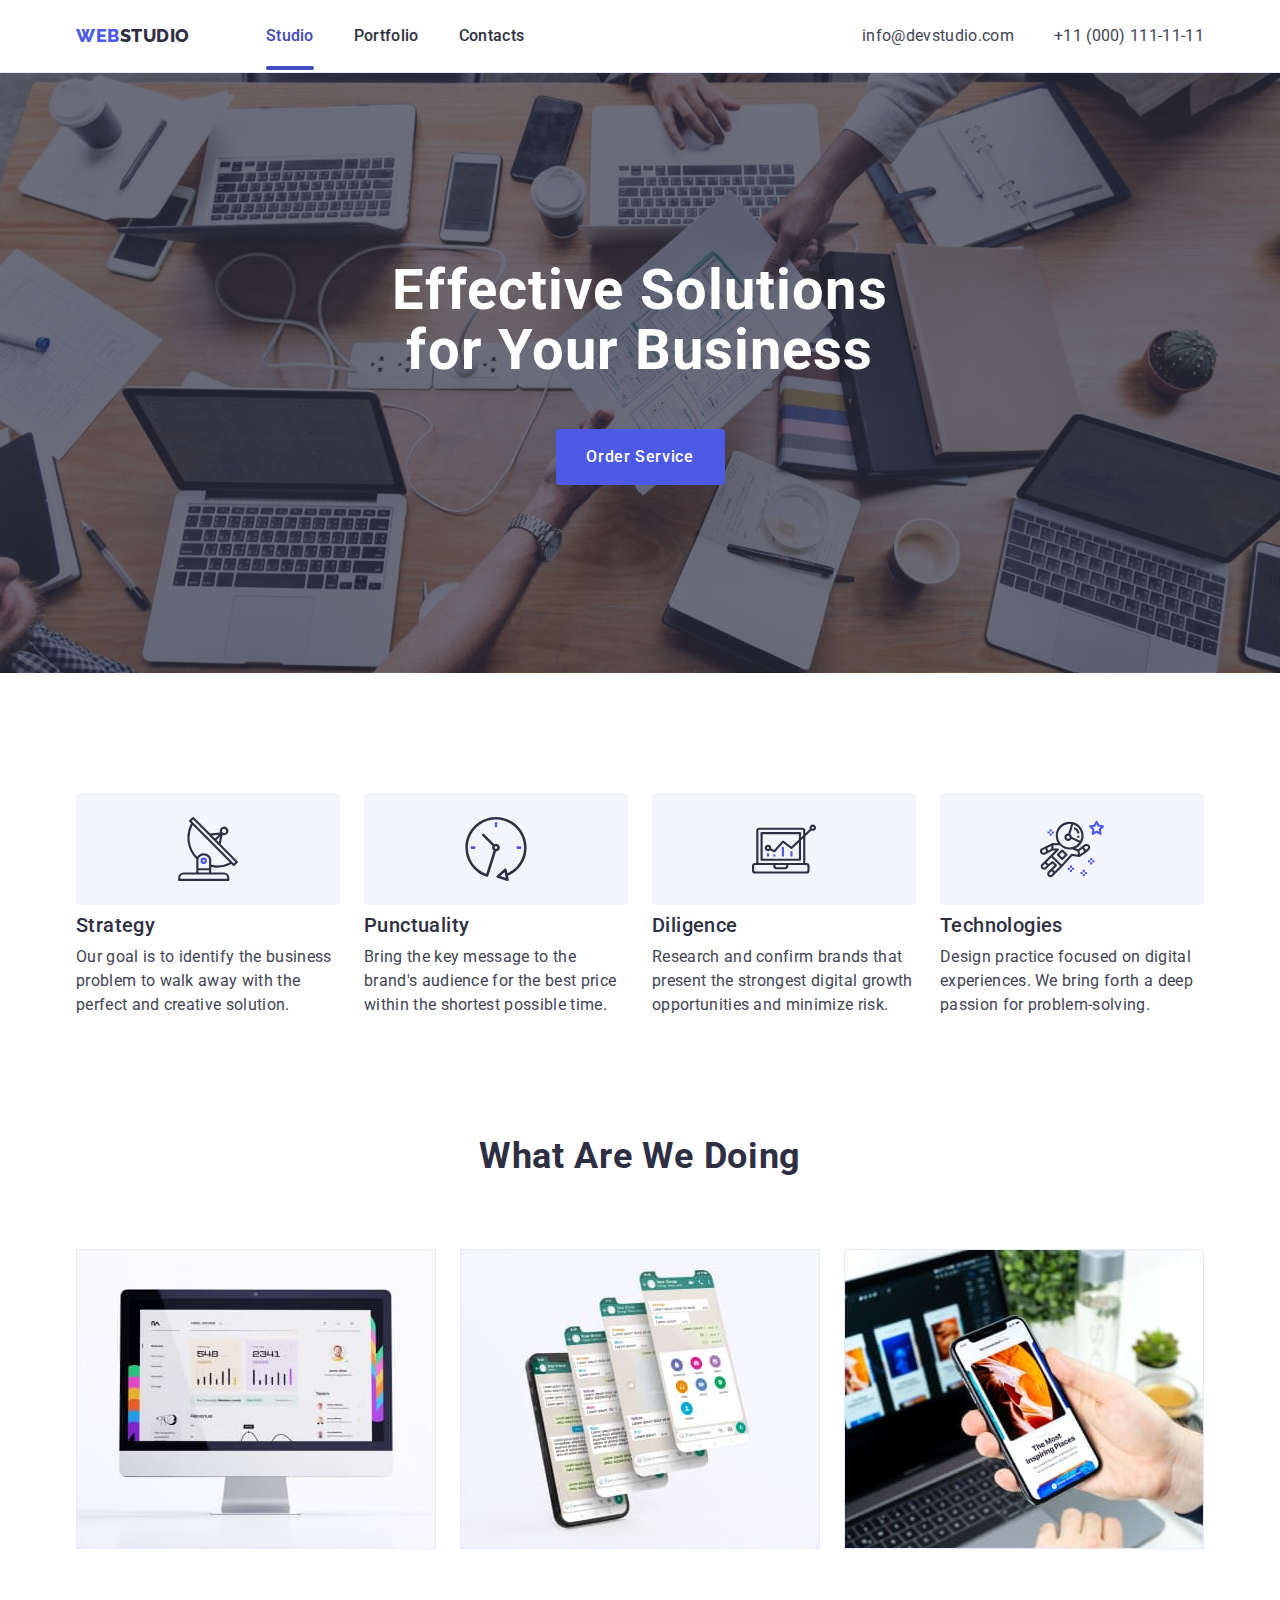
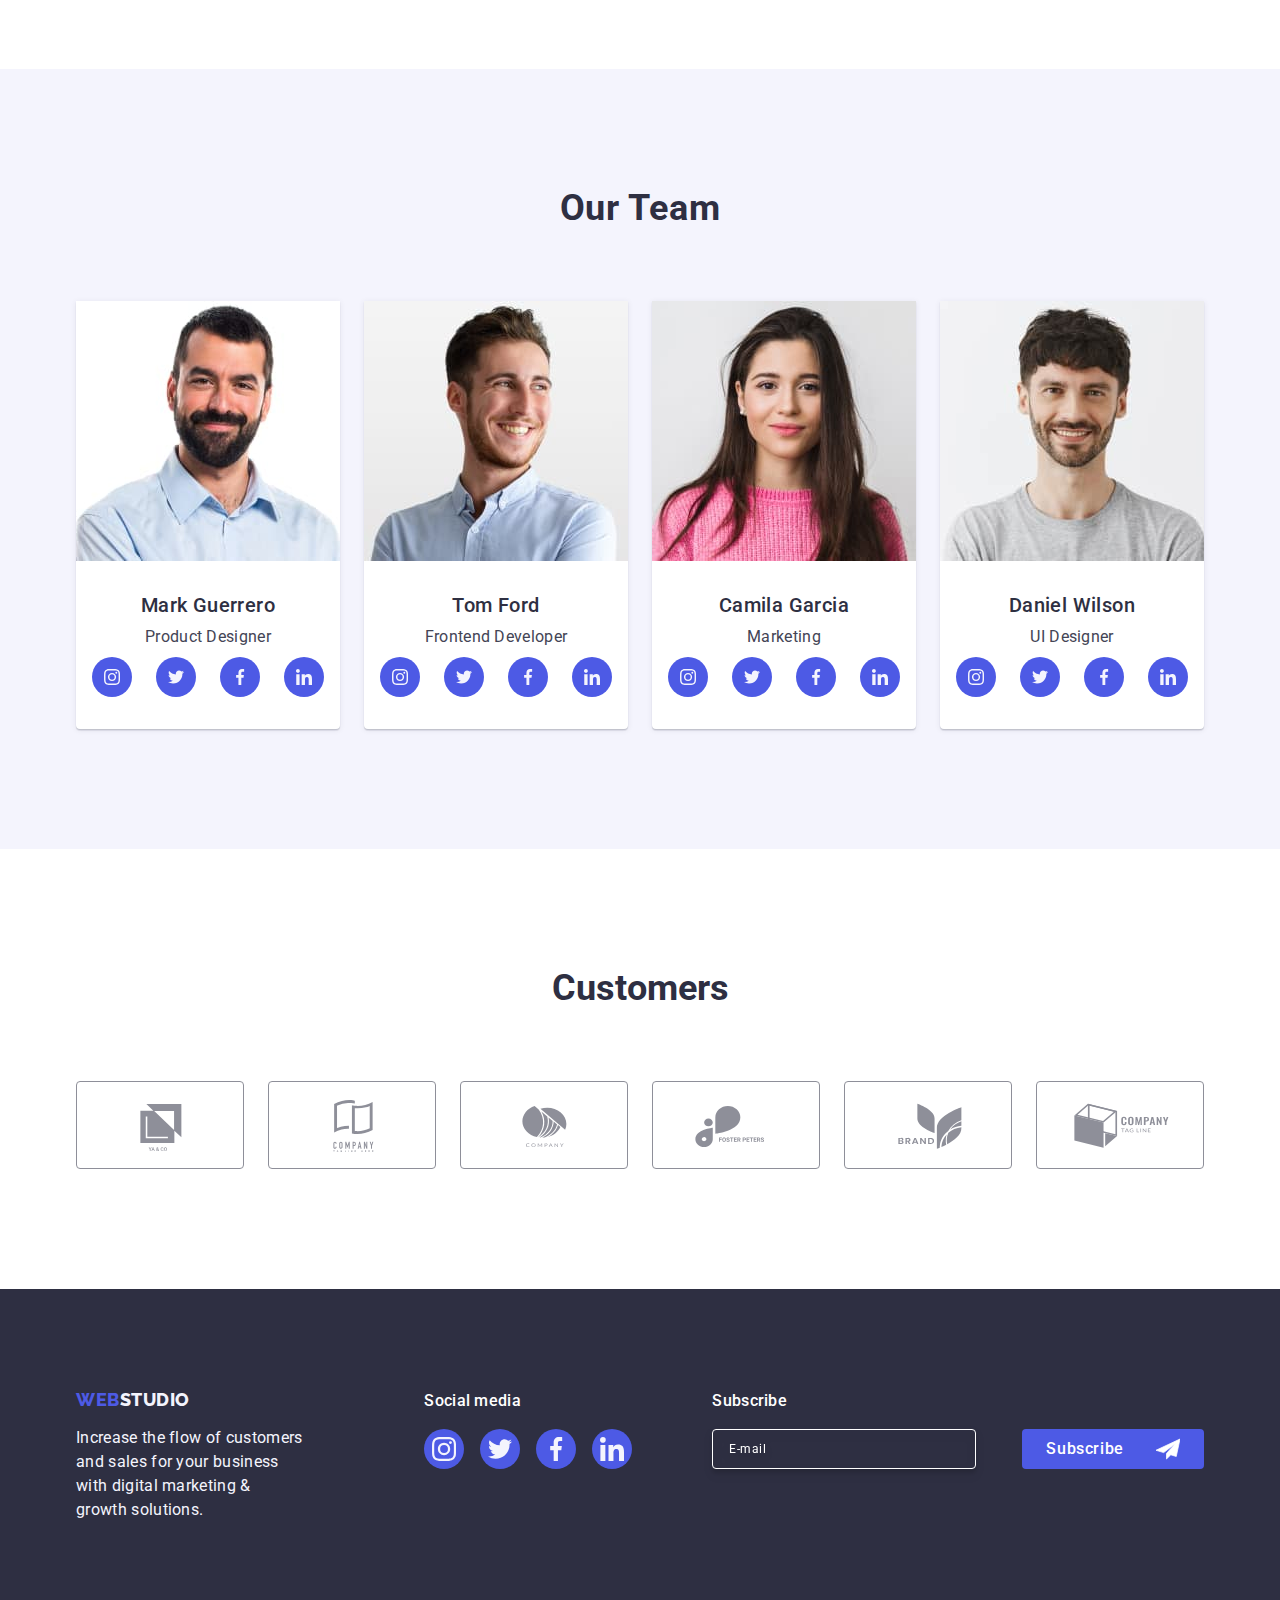
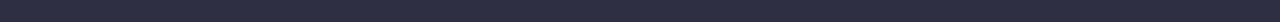
<file: index.html>
<!DOCTYPE html>
<html lang="en">
  <head>
    <meta charset="UTF-8" />
    <meta name="viewport" content="width=device-width, initial-scale=1.0" />
    <title>Effective Solutions for Your Business</title>

    <!-- Fonts -->
    <link rel="preconnect" href="https://fonts.googleapis.com" />
    <link rel="preconnect" href="https://fonts.gstatic.com" crossorigin />
    <link
      href="https://fonts.googleapis.com/css2?family=Raleway:wght@800&family=Roboto:wght@400;500;700;900&display=swap"
      rel="stylesheet"
    />

    <!-- Normalize -->
    <link
      rel="stylesheet"
      href="https://cdn.jsdelivr.net/npm/modern-normalize@2.0.0/modern-normalize.min.css"
    />
    <link rel="stylesheet" href="./css/modern-normalize.min.css" />

    <!-- Custom styles -->
    <link rel="stylesheet" href="./css/styles.css" />
  </head>

  <body>
    <header class="header">
      <div class="header-div container">
        <nav class="nav">
          <a href="./index.html" class="logo link">Web<span class="hlogo-span">Studio</span></a>
          <ul class="list header-list">
            <li><a href="./index.html" class="link nlist-link active">Studio</a></li>
            <li><a href="./portfolio.html" class="nlist-link link">Portfolio</a></li>
            <li><a href="" class="nlist-link link">Contacts</a></li>
          </ul>
        </nav>
        <address class="address">
          <ul class="list addr-ul">
            <li class="addr-li">
              <a href="mailto:info@devstudio.com" class="addr-link link">info@devstudio.com</a>
            </li>
            <li class="addr-li">
              <a href="tel:+110001111111" class="addr-link link">+11 (000) 111-11-11</a>
            </li>
          </ul>
        </address>
      </div>
    </header>

    <main>
      <!-- section hero -->
      <section class="section-hero">
        <div class="container">
          <h1 class="hero-title">Effective Solutions for Your Business</h1>
          <button data-modal-open class="hero-btn" type="button">Order Service</button>
        </div>
      </section>

      <!-- second section -->
      <section class="second-section">
        <div class="container">
          <h2 class="visually-hidden">second section</h2>
          <ul class="list second-s-ul">
            <li class="feature-list-item">
              <div class="feature-ico">
                <svg width="64" height="64">
                  <use href="./images/icons.svg#icon-antenna"></use>
                </svg>
              </div>
              <h3 class="feature-h">Strategy</h3>
              <p class="feature-p">
                Our goal is to identify the business problem to walk away with the perfect and
                creative solution.
              </p>
            </li>
            <li class="feature-list-item">
              <div class="feature-ico">
                <svg width="64" height="64">
                  <use href="./images/icons.svg#icon-clock"></use>
                </svg>
              </div>
              <h3 class="feature-h">Punctuality</h3>
              <p class="feature-p">
                Bring the key message to the brand's audience for the best price within the shortest
                possible time.
              </p>
            </li>
            <li class="feature-list-item">
              <div class="feature-ico">
                <svg width="64" height="64">
                  <use href="./images/icons.svg#icon-diagram"></use>
                </svg>
              </div>
              <h3 class="feature-h">Diligence</h3>
              <p class="feature-p">
                Research and confirm brands that present the strongest digital growth opportunities
                and minimize risk.
              </p>
            </li>
            <li class="feature-list-item">
              <div class="feature-ico">
                <svg width="64" height="64">
                  <use href="./images/icons.svg#icon-astronaut"></use>
                </svg>
              </div>
              <h3 class="feature-h">Technologies</h3>
              <p class="feature-p">
                Design practice focused on digital experiences. We bring forth a deep passion for
                problem-solving.
              </p>
            </li>
          </ul>
        </div>
      </section>

      <!-- third section -->
      <section class="third-section">
        <div class="container">
          <h2 class="doing-h">What are we doing</h2>
          <ul class="list doing-ul">
            <li class="doing-item">
              <img src="./images/main/work/monitor.jpg" alt="monitor with diagrams" width="360" />
            </li>
            <li class="doing-item">
              <img
                src="./images/main/work/phone_trippled.jpg"
                alt="phone screenshots"
                width="360"
              />
            </li>
            <li class="doing-item">
              <img src="./images/main/work/phone_pc.jpg" alt="phone and laptop" width="360" />
            </li>
          </ul>
        </div>
      </section>

      <!-- fouth section -->
      <section class="team-section">
        <div class="container">
          <h2 class="team-h">Our Team</h2>
          <ul class="list team-list">
            <li class="team-item">
              <img src="./images/main/team/mark_guerrero.jpg" alt="Mark Guerrero" width="264" height="260"/>
              <div class="team-txt-blk">
                <h3 class="team-name">Mark Guerrero</h3>
                <p class="team-position">Product Designer</p>
                <ul class="net-ul">
                  <li class="net-li">
                    <a class="net-a" href="">
                      <svg class="net-ico" width="16" height="16">
                        <use href="./images/icons.svg#icon-instagram"></use>
                      </svg>
                    </a>
                  </li>

                  <li class="net-li">
                    <a class="net-a" href="">
                      <svg class="net-ico" width="16" height="16">
                        <use href="./images/icons.svg#icon-twitter"></use>
                      </svg>
                    </a>
                  </li>

                  <li class="net-li">
                    <a class="net-a" href="">
                      <svg class="net-ico" width="16" height="16">
                        <use href="./images/icons.svg#icon-facebook"></use>
                      </svg>
                    </a>
                  </li>

                  <li class="net-li">
                    <a class="net-a" href="">
                      <svg class="net-ico" width="16" height="16">
                        <use href="./images/icons.svg#icon-linkedin"></use>
                      </svg>
                    </a>
                  </li>
                </ul>
              </div>
            </li>
            <li class="team-item">
              <img src="./images/main/team/tom_ford.jpg" alt="Tom Ford" width="264" height="260" />
              <div class="team-txt-blk">
                <h3 class="team-name">Tom Ford</h3>
                <p class="team-position">Frontend Developer</p>
                <ul class="net-ul">
                  <li class="net-li">
                    <a class="net-a" href="">
                      <svg class="net-ico" width="16" height="16">
                        <use href="./images/icons.svg#icon-instagram"></use>
                      </svg>
                    </a>
                  </li>

                  <li class="net-li">
                    <a class="net-a" href="">
                      <svg class="net-ico" width="16" height="16">
                        <use href="./images/icons.svg#icon-twitter"></use>
                      </svg>
                    </a>
                  </li>

                  <li class="net-li">
                    <a class="net-a" href="">
                      <svg class="net-ico" width="16" height="16">
                        <use href="./images/icons.svg#icon-facebook"></use>
                      </svg>
                    </a>
                  </li>

                  <li class="net-li">
                    <a class="net-a" href="">
                      <svg class="net-ico" width="16" height="16">
                        <use href="./images/icons.svg#icon-linkedin"></use>
                      </svg>
                    </a>
                  </li>
                </ul>
              </div>
            </li>
            <li class="team-item">
              <img
                src="./images/main/team/camila_garcia.jpg"
                alt="Camila Garcia"
                width="264"
                height="260"
              />
              <div class="team-txt-blk">
                <h3 class="team-name">Camila Garcia</h3>
                <p class="team-position">Marketing</p>
                <ul class="net-ul">
                  <li class="net-li">
                    <a class="net-a" href="">
                      <svg class="net-ico" width="16" height="16">
                        <use href="./images/icons.svg#icon-instagram"></use>
                      </svg>
                    </a>
                  </li>

                  <li class="net-li">
                    <a class="net-a" href="">
                      <svg class="net-ico" width="16" height="16">
                        <use href="./images/icons.svg#icon-twitter"></use>
                      </svg>
                    </a>
                  </li>

                  <li class="net-li">
                    <a class="net-a" href="">
                      <svg class="net-ico" width="16" height="16">
                        <use href="./images/icons.svg#icon-facebook"></use>
                      </svg>
                    </a>
                  </li>

                  <li class="net-li">
                    <a class="net-a" href="">
                      <svg class="net-ico" width="16" height="16">
                        <use href="./images/icons.svg#icon-linkedin"></use>
                      </svg>
                    </a>
                  </li>
                </ul>
              </div>
            </li>
            <li class="team-item">
              <img
                src="./images/main/team/daniel_wilson.jpg"
                alt="Daniel Wilson"
                width="264"
                height="260"
              />
              <div class="team-txt-blk">
                <h3 class="team-name">Daniel Wilson</h3>
                <p class="team-position">UI Designer</p>
                <ul class="net-ul">
                  <li class="net-li">
                    <a class="net-a" href="">
                      <svg class="net-ico" width="16" height="16">
                        <use href="./images/icons.svg#icon-instagram"></use>
                      </svg>
                    </a>
                  </li>

                  <li class="net-li">
                    <a class="net-a" href="">
                      <svg class="net-ico" width="16" height="16">
                        <use href="./images/icons.svg#icon-twitter"></use>
                      </svg>
                    </a>
                  </li>

                  <li class="net-li">
                    <a class="net-a" href="">
                      <svg class="net-ico" width="16" height="16">
                        <use href="./images/icons.svg#icon-facebook"></use>
                      </svg>
                    </a>
                  </li>

                  <li class="net-li">
                    <a class="net-a" href="">
                      <svg class="net-ico" width="16" height="16">
                        <use href="./images/icons.svg#icon-linkedin"></use>
                      </svg>
                    </a>
                  </li>
                </ul>
              </div>
            </li>
          </ul>
        </div>
      </section>

      <!-- Customers section -->
      <section class="customers-section">
        <div class="customers area container">
          <h2 class="cust-h">Customers</h2>
          <ul class="cust-ul">
            <li class="cust-li">
              <a class="cust-a" href="">
                <svg class="cst-ico" width="104" height="56">
                  <use href="./images/icons.svg#icon-logo1"></use>
                </svg>
              </a>
            </li>
            <li class="cust-li">
              <a class="cust-a" href="">
                <svg class="cst-ico" width="104" height="56">
                  <use href="./images/icons.svg#icon-logo2"></use>
                </svg>
              </a>
            </li>            
            <li class="cust-li">
              <a class="cust-a" href="">
                <svg class="cst-ico" width="104" height="56">
                  <use href="./images/icons.svg#icon-logo3"></use>
                </svg>
              </a>
            </li>
            <li class="cust-li">
              <a class="cust-a" href="">
                <svg class="cst-ico" width="104" height="56">
                  <use href="./images/icons.svg#icon-logo4"></use>
                </svg>
              </a>
            </li>
            <li class="cust-li">
              <a class="cust-a" href="">
                <svg class="cst-ico" width="104" height="56">
                  <use href="./images/icons.svg#icon-logo5"></use>
                </svg>
              </a>
            </li>
            <li class="cust-li">
              <a class="cust-a" href="">
                <svg class="cst-ico" width="104" height="56">
                  <use href="./images/icons.svg#icon-logo6"></use>
                </svg>
              </a>
            </li>
          </ul>
        </div>
      </section>
    </main>

    <!-- footer -->
    <footer class="footer">
      <div class="container">
        <div class="ft-first-div">
          <a href="./index.html" class="logo flogo link">Web<span class="flogo-span">Studio</span></a>
          <p class="footer-p">
            Increase the flow of customers and sales for your business with digital marketing & growth
            solutions.
          </p>
        </div>
        <div class="fdiv-social">
          <p class="fp-social">Social media</p>
          <ul class="ft-net-ul">
            <li class="ft-net-li"> 
              <a class="ft-net-a" href="">
                <svg class="ft-ico" width="24" height="24">
                  <use href="./images/icons.svg#icon-instagram"></use>
                </svg>
              </a>
            </li>
            <li class="ft-net-li"> 
              <a class="ft-net-a" href="">
                <svg class="ft-ico" width="24" height="24">
                  <use href="./images/icons.svg#icon-twitter"></use>
                </svg>
              </a>
            </li>
            <li class="ft-net-li"> 
              <a class="ft-net-a" href="">
                <svg class="ft-ico" width="24" height="24">
                  <use href="./images/icons.svg#icon-facebook"></use>
                </svg>
              </a>
            </li>
            <li class="ft-net-li"> 
              <a class="ft-net-a" href="">
                <svg class="ft-ico" width="24" height="24">
                  <use href="./images/icons.svg#icon-linkedin"></use>
                </svg>
              </a>
            </li>
          </ul>
        </div>
        <div class="fsubs-div">
          <p class="fsubs-p">Subscribe</p>
          <form name="subscriber-form" class="subs-form">
            <label class="subs-label">
              <input type="email" name="subscriber-email" placeholder="E-mail" class="fsubs-input" />
            </label>
            <button type="submit" class="fsubs-btn">Subscribe
              <svg class="subs-ico" width="24" height="24">
                 <use href="./images/icons.svg#icon-subscribe"></use>
              </svg>
            </button>
          </form>
        </div>
      </div>    
    </footer>

     <!-- Modal window -->
    <div class="backdrop is-hidden" data-modal>     
        <div class="modal">
        <button class="modal-btn" type="button" data-modal-close>
          <svg class="md-icon" width="8" height="8">
            <use href="./images/icons.svg#icon-close"></use>
          </svg>
        </button>
        
        <p class="modal-caption">Leave your contacts and we will call you back</p>
        <form class="modal-form" name="order_form" autocomplete="on">
          <div class="form-div">
            <label for="user-name" class="modal-form-label">Name</label>
            <div class="div-input-svg">
              <input type="text" name="user-name" id="user-name" class="modal-form-input" />
              <svg class="md-input-icon" width="18" height="24">
                <use href="./images/icons.svg#icon-user"></use>
              </svg>
            </div>
          </div>
          
          <div class="form-div">
            <label for="user-tel" class="modal-form-label">Phone</label>
            <div class="div-input-svg">
              <input type="tel" name="user_tel" id="user-tel" class="modal-form-input" />
              <svg class="md-input-icon" width="18" height="24">
                <use href="./images/icons.svg#icon-phone"></use>
              </svg>
            </div>
          </div> 

          <div class="form-div">
            <label for="user-email" class="modal-form-label">Email</label>
            <div class="div-input-svg">
              <input type="email" name="user_email" id="user-email" class="modal-form-input" />
              <svg class="md-input-icon" width="18" height="24">
                <use href="./images/icons.svg#icon-email"></use>
              </svg>
            </div>
          </div>

          <div class="form-div txtarea-div">
            <label for="user-comment" class="modal-form-label">Comment</label>
              <textarea id="user-comment" class="modal-comment" name="user-comment" placeholder="Text input"></textarea>
          </div>

          <div class="privacy-div">           
            <input id="user-privacy" type="checkbox" name="user-privacy" class="privacy-checkbox visually-hidden" value="true" />
            <label for="user-privacy" class="privacy-label">
              <span class="privacy-span">
                  <svg class="privacy-icon" width="10" height="8">
                    <use href="./images/icons.svg#icon-checked"></use>
                  </svg>
              </span>
              I accept the terms and conditions of the
              <a href="" class="a-policy" >Privacy Policy</a>
            </label>
          </div>

          <button type="submit" class="hero-btn">Send</button> 

        </form>
      </div>
    </div>
        
    <script src="./js/modal.js"></script>
  </body>
</html>
</file>
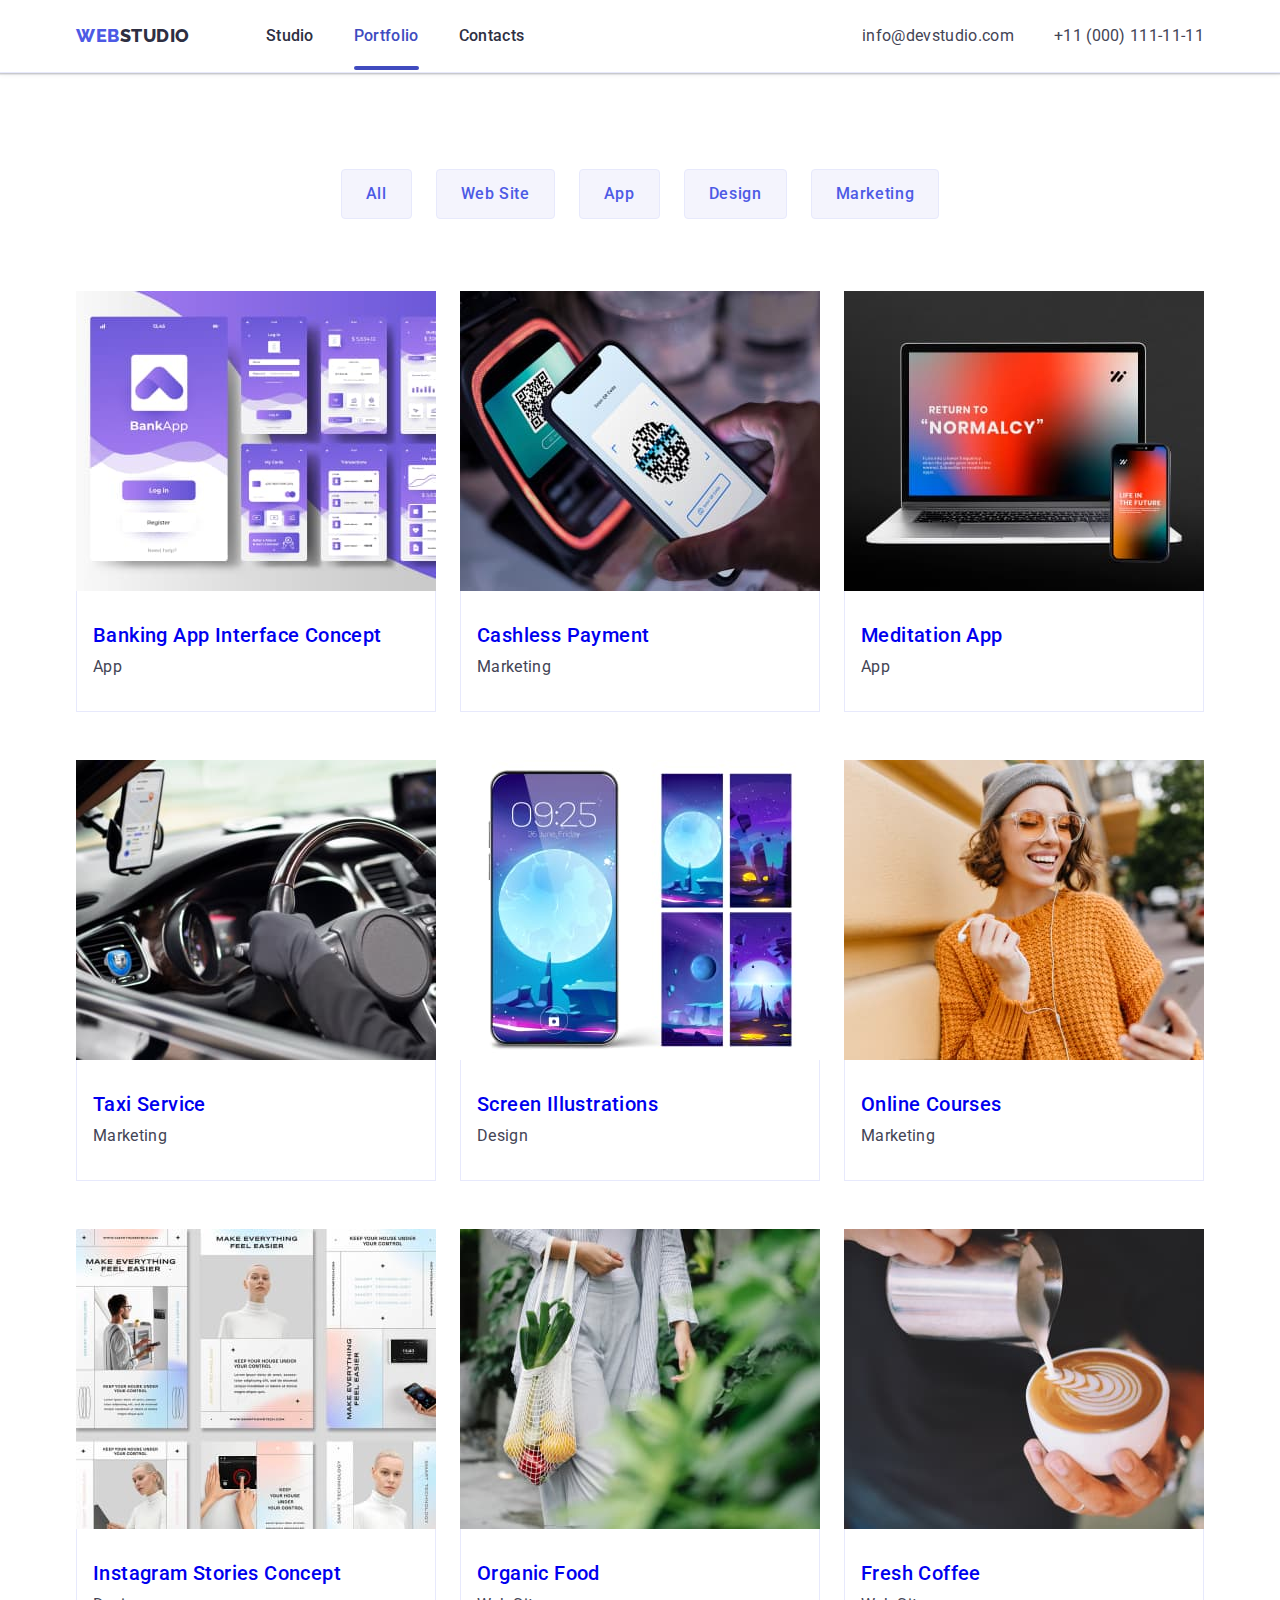
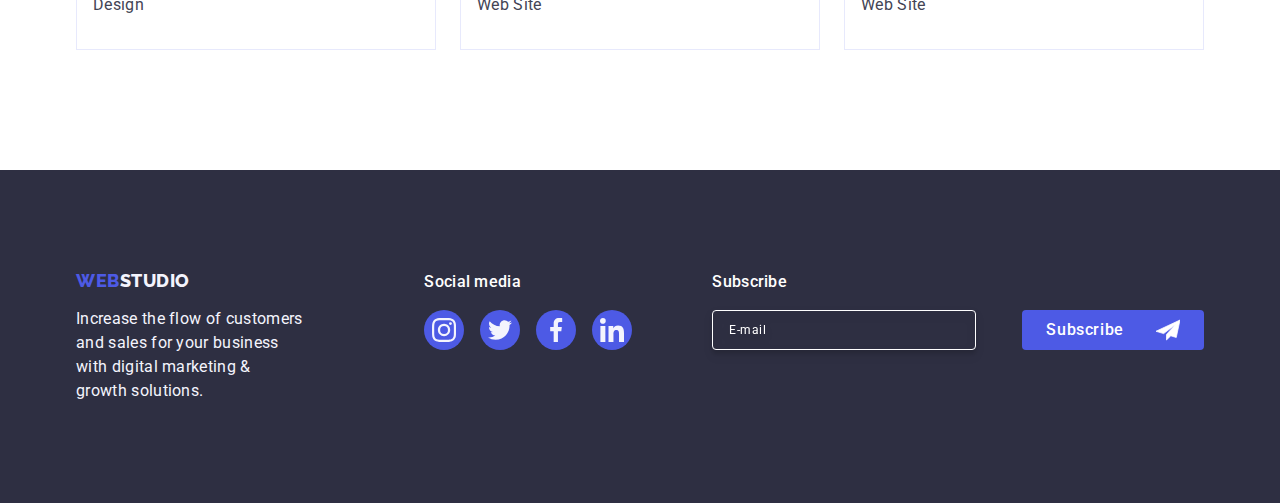
<file: portfolio.html>
<!DOCTYPE html>
<html lang="en">
  <head>
    <meta charset="UTF-8" />
    <meta name="viewport" content="width=device-width, initial-scale=1.0" />
    <title>Effective Solutions for Your Business</title>

    <!-- Fonts -->
    <link rel="preconnect" href="https://fonts.googleapis.com" />
    <link rel="preconnect" href="https://fonts.gstatic.com" crossorigin />
    <link
      href="https://fonts.googleapis.com/css2?family=Raleway:wght@800&family=Roboto:wght@400;500;700;900&display=swap"
      rel="stylesheet"
    />

    <!-- Normalize -->
    <link
      rel="stylesheet"
      href="https://cdn.jsdelivr.net/npm/modern-normalize@2.0.0/modern-normalize.min.css"
    />
    <link rel="stylesheet" href="./css/modern-normalize.min.css" />

    <!-- Custom styles -->
    <link rel="stylesheet" href="./css/styles.css" />
  </head>

   <body>
    <header class="header">
      <div class="header-div container">
        <nav class="nav">
          <a href="./index.html" class="logo link">Web<span class="hlogo-span">Studio</span></a>
          <ul class="list header-list">
            <li><a href="./index.html" class="link nlist-link">Studio</a></li>
            <li><a href="./portfolio.html" class="nlist-link link active">Portfolio</a></li>
            <li><a href="" class="nlist-link link">Contacts</a></li>
          </ul>
        </nav>
        <address class="address">
          <ul class="list addr-ul">
            <li class="addr-li">
              <a href="mailto:info@devstudio.com" class="addr-link link">info@devstudio.com</a>
            </li>
            <li class="addr-li">
              <a href="tel:+110001111111" class="addr-link link">+11 (000) 111-11-11</a>
            </li>
          </ul>
        </address>
      </div>
    </header>

    <main>
      <section class="portfolio-section">
        <div class="container">
          <h1 hidden class="visually-hidden">Portfolio page</h1>

          <ul class="btn-list list">
            <li class="btn-item"><button type="button" class="btn">All</button></li>
            <li class="btn-item"><button type="button" class="btn">Web Site</button></li>
            <li class="btn-item"><button type="button" class="btn">App</button></li>
            <li class="btn-item"><button type="button" class="btn">Design</button></li>
            <li class="btn-item"><button type="button" class="btn">Marketing</button></li>
          </ul>

          <!-- card groups -->
          <ul class="list projects">
            <li class="proj-item">
              <a href="#" class="proj-a link">
                <div class="overlay-wrapper">
                  <img src="./images/portfolio/line1/bank_app.jpg" alt="bank app" width="360" />
                  <p class="overlay">
                    14 Stylish and User-Friendly App Design
                    Concepts · Task Manager App · Calorie
                    Tracker App · Exotic Fruit Ecommerce
                    App · Cloud Storage App
                  </p>
                </div>                
                <div class="card-text-blk">
                  <h2 class="proj-h">Banking App Interface Concept</h2>
                  <p class="proj-p">App</p>
                </div>
              </a>
            </li>

            <li class="proj-item">
              <a href="#" class="proj-a link">                
                <div class="overlay-wrapper">
                  <img src="./images/portfolio/line1/cashless_pay.jpg" alt="cashless payment" width="360" height="300"/>
                  <p class="overlay">
                    14 Stylish and User-Friendly App Design
                    Concepts · Task Manager App · Calorie
                    Tracker App · Exotic Fruit Ecommerce
                    App · Cloud Storage App
                  </p>
                </div>
                
                <div class="card-text-blk">
                  <h2 class="proj-h">Cashless Payment</h2>
                  <p class="proj-p">Marketing</p>
                </div>
              </a>
            </li>

            <li class="proj-item">
              <a href="#" class="proj-a link">
                <div class="overlay-wrapper">
                  <img src="./images/portfolio/line1/medit_app.jpg" alt="meditation app" width="360"/>
                  <p class="overlay">
                    14 Stylish and User-Friendly App Design
                    Concepts · Task Manager App · Calorie
                    Tracker App · Exotic Fruit Ecommerce
                    App · Cloud Storage App
                  </p>
                </div>
                <div class="card-text-blk">
                  <h2 class="proj-h">Meditation App</h2>
                  <p class="proj-p">App</p>
                </div>
              </a>
            </li>

            <li class="proj-item">
              <a href="#" class="proj-a link">
                <div class="overlay-wrapper">
                  <img src="./images/portfolio/line2/taxi_svc.jpg" alt="taxi driving" width="360"/>
                  <p class="overlay">
                    14 Stylish and User-Friendly App Design
                    Concepts · Task Manager App · Calorie
                    Tracker App · Exotic Fruit Ecommerce
                    App · Cloud Storage App
                  </p>
                </div>               
                <div class="card-text-blk">
                  <h2 class="proj-h">Taxi Service</h2>
                  <p class="proj-p">Marketing</p>
                </div>
              </a>
            </li>

            <li class="proj-item">
              <a href="#" class="proj-a link">
                <div class="overlay-wrapper">
                  <img src="./images/portfolio/line2/srcreen.jpg" alt="screen illustrations" width="360"/>
                  <p class="overlay">
                    14 Stylish and User-Friendly App Design
                    Concepts · Task Manager App · Calorie
                    Tracker App · Exotic Fruit Ecommerce
                    App · Cloud Storage App
                  </p>
                </div>                
                <div class="card-text-blk">
                  <h2 class="proj-h">Screen Illustrations</h2>
                  <p class="proj-p">Design</p>
                </div>
              </a>
            </li>

            <li class="proj-item">
              <a href="#" class="proj-a link">
                <div class="overlay-wrapper">
                  <img src="./images/portfolio/line2/online_cours.jpg" alt="smiling girl learning" width="360"/>
                  <p class="overlay">
                    14 Stylish and User-Friendly App Design
                    Concepts · Task Manager App · Calorie
                    Tracker App · Exotic Fruit Ecommerce
                    App · Cloud Storage App
                  </p>
                </div>                
                <div class="card-text-blk">
                  <h2 class="proj-h">Online Courses</h2>
                  <p class="proj-p">Marketing</p>
                </div>
              </a>
            </li>

            <li class="proj-item">
              <a href="#" class="proj-a link">
                <div class="overlay-wrapper">
                  <img src="./images/portfolio/line3/insta_stories.jpg" alt="instagram screenshots" width="360"/>
                  <p class="overlay">
                    14 Stylish and User-Friendly App Design
                    Concepts · Task Manager App · Calorie
                    Tracker App · Exotic Fruit Ecommerce
                    App · Cloud Storage App
                  </p>
                </div>                
                <div class="card-text-blk">
                  <h2 class="proj-h">Instagram Stories Concept</h2>
                  <p class="proj-p">Design</p>
                </div>
              </a>
            </li>

            <li class="proj-item">
              <a href="#" class="proj-a link">
                <div class="overlay-wrapper">
                  <img src="./images/portfolio/line3/organic_food.jpg" alt="food in bascet" width="360"/>
                  <p class="overlay">
                    14 Stylish and User-Friendly App Design
                    Concepts · Task Manager App · Calorie
                    Tracker App · Exotic Fruit Ecommerce
                    App · Cloud Storage App
                  </p>
                </div>
                <div class="card-text-blk">
                  <h2 class="proj-h">Organic Food</h2>
                  <p class="proj-p">Web Site</p>
                </div>
              </a>
            </li>

            <li class="proj-item">
              <a href="#" class="proj-a link">
                <div class="overlay-wrapper">
                  <img src="./images/portfolio/line3/fresh_cofee.jpg" alt="cup of coffee" width="360"/>
                  <p class="overlay">
                    14 Stylish and User-Friendly App Design
                    Concepts · Task Manager App · Calorie
                    Tracker App · Exotic Fruit Ecommerce
                    App · Cloud Storage App
                  </p>
                </div>                
                <div class="card-text-blk">
                  <h2 class="proj-h">Fresh Coffee</h2>
                  <p class="proj-p">Web Site</p>
                </div>
              </a>
            </li>

          </ul>
        </div>
      </section>
    </main>

     <!-- footer -->
    <footer class="footer">
      <div class="container">
        <div class="ft-first-div">
          <a href="./index.html" class="logo flogo link">Web<span class="flogo-span">Studio</span></a>
          <p class="footer-p">
            Increase the flow of customers and sales for your business with digital marketing & growth
            solutions.
          </p>
        </div>
        <div class="fdiv-social">
          <p class="fp-social">Social media</p>
          <ul class="ft-net-ul">
            <li class="ft-net-li"> 
              <a class="ft-net-a" href="">
                <svg class="ft-ico" width="24" height="24">
                  <use href="./images/icons.svg#icon-instagram"></use>
                </svg>
              </a>
            </li>
            <li class="ft-net-li"> 
              <a class="ft-net-a" href="">
                <svg class="ft-ico" width="24" height="24">
                  <use href="./images/icons.svg#icon-twitter"></use>
                </svg>
              </a>
            </li>
            <li class="ft-net-li"> 
              <a class="ft-net-a" href="">
                <svg class="ft-ico" width="24" height="24">
                  <use href="./images/icons.svg#icon-facebook"></use>
                </svg>
              </a>
            </li>
            <li class="ft-net-li"> 
              <a class="ft-net-a" href="">
                <svg class="ft-ico" width="24" height="24">
                  <use href="./images/icons.svg#icon-linkedin"></use>
                </svg>
              </a>
            </li>
          </ul>
        </div>
        <div class="fsubs-div">
          <p class="fsubs-p">Subscribe</p>
          <form name="subscriber-form" class="subs-form">
            <label class="subs-label">
              <input type="email" name="subscriber-email" placeholder="E-mail" class="fsubs-input" />
            </label>
            <button type="submit" class="fsubs-btn">Subscribe
              <svg class="subs-ico" width="24" height="24">
                 <use href="./images/icons.svg#icon-subscribe"></use>
              </svg>
            </button>
          </form>
        </div>
      </div>    
    </footer>
  </body>
</html>
</file>
<file: css/styles.css>
:root {
    --main-color: #2E2F42;
    --logo-color: #4D5AE5;
    --light-color: #FFFFFF;
    --dark-color: #434455;
    --btn-hover: #404BBF;
    --btn-active: #f4f4fd;
    --grey: #8e8f99;
    --prim-fnt: Roboto, sans-serif;
    --sec-fnt: Raleway, sans-serif;
    --btn: #e7e9fc;
    --light-green: #31d0aa;
}

/* Reset */
h1,
h2,
h3,
h4,
h5,
h6,
ul,
ol,
p,
div,
form,
body {
    margin: 0;
    padding: 0;
    box-sizing: border-box;
}

img {
    display: block;
    margin: 0 auto;
}

body {
    font-family: var(--prim-fnt);
    color: var(--dark-color);
    background-color: var(--light-color);
    text-decoration: none;
    font-style: normal;
    min-height: 100vh;
    display: flex;
    flex-direction: column;
}

main {
    flex-grow: 1;
}

.header {
    border-bottom: 1px solid #e7e9fc;
    box-shadow: 0px 2px 1px rgba(46, 47, 66, 0.08), 0px 1px 1px rgba(46, 47, 66, 0.16), 0px 1px 6px rgba(46, 47, 66, 0.08);
    display: flex;
    min-width: 1156px;
}

.container {
    width: 1158px;
    margin: 0 auto;
    padding: 0 15px;
}

.header-div {
    display: flex;
    align-items: center;
    justify-content: space-between;
}

.list {
    align-items: center;
    list-style: none;
}

.nav {
    align-items: center;
    display: flex;
    align-items: center;
}

.header-list, .addr-ul {
    display: flex;
    gap: 40px;
    align-items: center
}

.address {
    text-decoration: none;
    color: currentColor;
    font-style: inherit;
}

.addr-li {
    padding: 24px 0;
    font-family: var(--primary-font);
    font-weight: 400;
    font-size: 16px;
    line-height: 1.5;
    letter-spacing: 0.02em;
}

ul,
ol {
    list-style-type: none;
}

.link {
    text-decoration: none;
}

/* a, address {
    text-decoration: none;
    color: currentColor;
    font-style: inherit;
} */

/* logo header */
.logo {
    display: flex;
    align-items: center;
    font-family: var(--sec-fnt);
    text-transform: uppercase;
    text-decoration: none;
    color: var(--logo-color);
    font-weight: 800;
    font-size: 18px;
    line-height: 1.17;
    letter-spacing: 0.03em;
    padding: 24px 0;
    margin-right: 76px;
}

.hlogo-span {
    color: var(--main-color);
}

.nlist-link {
    text-decoration: none;
    font-style: inherit;
    position: relative;
    font-weight: 500;
    font-size: 16px;
    line-height: 1.5;
    letter-spacing: 0.02em;
    color: var(--main-color);
    padding: 24px 0;
    transition: color 250ms cubic-bezier(0.4, 0, 0.2, 1);
}

 .active::after {
     content: "";
     position: absolute;
     left: 0;
     bottom: -1px;
     height: 4px;
     width: 100%;
     background-color: #404BBF;
     border-radius: 2px;
 }

 .active {
    color: #404BBF;
 }

.addr-link {
    font-size: 16px;
    line-height: 1.5;
    letter-spacing: 0.02em;
    color: var(--dark-color);
    transition: color 250ms cubic-bezier(0.4, 0, 0.2, 1);
}


.addr-link:hover,
.addr-link:focus,
.nlist-link:hover,
.nlist-link:focus {
    color: #404bbf;
}

.section-hero {
    background-image: linear-gradient(rgba(46, 47, 66, 0.7), rgba(46, 47, 66, 0.7)),
        url(../images/main/hero/people-office.jpg);
    max-width: 1440px;
    background-repeat: no-repeat;
    background-position: center;
    background-size: cover;
    padding: 188px 0;
    margin: 0 auto;
}


.hero-title {
    color: var(--light-color);
    max-width: 496px;
    margin: 0 auto;
    margin-bottom: 48px;
    font-size: 56px;
    font-weight: 700;
    line-height: 1.07;
    letter-spacing: 0.02em;
    text-align: center;
}

.hero-btn {
    display: block;
    margin: 0 auto;
    height: 56px;
    min-width: 169px;
    border: none;
    border-radius: 4px;
    background-color: var(--logo-color);
    font-family: var(--prim-fnt);
    color: var(--light-color);
    font-size: 16px;
    font-weight: 500;
    line-height: 1.5;
    cursor: pointer;
    letter-spacing: 0.04em;
    text-align: center;
    transition: background-color 250ms cubic-bezier(0.4, 0, 0.2, 1);
}

.hero-btn:hover, .hero-btn:focus {
    background-color: var(--btn-hover);
}

/* second section */
.second-section {
    padding: 120px 0;
}

.second-s-ul {
    display: flex;
    gap: 24px;
}

.feature-list-item {
    flex-basis: calc((100% - 72px) / 4);
}

.visually-hidden {
    position: absolute;
    width: 1px;
    height: 1px;
    margin: -1px;
    border: 0;
    padding: 0;
    white-space: nowrap;
    clip-path: inset(100%);
    clip: rect(0 0 0 0);
    overflow: hidden;
}

.feature-h {
    font-weight: 500;
    font-size: 20px;
    line-height: 1.2;
    letter-spacing: 0.02em;
    color: var(--main-color);
    margin-bottom: 8px;
}

.feature-p {
    font-size: 16px;
    line-height: 1.5;
    font-weight: 400;
    letter-spacing: 0.02em;
    color: var(--dark-color);
}

.feature-ico {
    height: 112px;
    display: flex;
    justify-content: center;
    align-items: center;
    background-color: var(--btn-active);
    border-radius: 4px;
    margin-bottom: 8px;
}


/* third section */
.third-section {
    padding-bottom: 120px;

}

.doing-h, .team-h {
    font-size: 36px;
    font-weight: 700;
    line-height: 1.11;
    text-align: center;
    letter-spacing: 0.02em;
    text-transform: capitalize;
    color: var(--main-color);
    margin-bottom: 72px;
}

.doing-ul, .team-list {
    display: flex;
    gap: 24px;
}

.doing-item {
   flex-basis: calc((100% - 48px) / 3);
}

/* fourth section */
.team-section {
    padding: 120px 0;
    background-color: var(--btn-active);
}

.team-list {
    display: flex;
    gap: 24px;
}

.team-item {
    box-sizing: border-box;
    background-color: var(--light-color);
    width: calc((100% - 72px) / 4);
    border-radius: 0px 0px 4px 4px;
    padding: 0;
    margin: 0;
    box-shadow: 0px 1px 6px rgba(46, 47, 66, 0.08),
                0px 1px 1px rgba(46, 47, 66, 0.16),
                0px 2px 1px rgba(46, 47, 66, 0.08);
}

.team-image {
    padding: 0;
    margin: 0;
    display: block;
}

.team-txt-blk {
    padding: 32px 0;    
    
}

.team-name {
    margin: 0 0 8px 0;
    text-align: center;
    font-weight: 500;
    font-size: 20px;
    line-height: 1.2;
    letter-spacing: 0.02em;
    color: var(--main-color)
}

.team-position {
    margin: 0 0 8px 0;
    font-size: 16px;
    text-align: center;
    line-height: 1.5;
    letter-spacing: 0.02em;
    color: var(--dark-color);
}

.net-ul {
    display: flex;
    justify-content: center;
    gap: 24px;
}

.net-li {
    width: 40px;
    height: 40px;
}

.net-a {
    width: 100%;
    height: 100%;
    background-color: var(--logo-color);
    border-radius: 50%;
    display: flex;
    align-items: center;
    justify-content: center;
    transition: background-color 250ms cubic-bezier(0.4, 0, 0.2, 1);
}
   
.net-a:hover,
.net-a:focus {
    background-color: var(--btn-hover);
}
    
.net-ico {
    fill: var(--btn-active);
}

/* customers section */

.customers-section {
    padding: 120px 0;
}

.cust-h {
    font-size: 36px;
    line-height: 1.11;
    color: var(--main-color);
    margin-bottom: 72px;
    text-align: center;
}

.cust-ul {
    display: flex;
    gap: 24px;
}

.cust-li {
    width: calc((100% - 120px) / 6);
    height: 88px;
}

.cust-a {
    width: 100%;
    height: 100%;
    border: 1px solid var(--grey);
    border-radius: 4px;
    display: flex;
    align-items: center;
    justify-content: center;
    color: var(--grey);
    transition: border-color 250ms cubic-bezier(0.4, 0, 0.2, 1),
        color 250ms cubic-bezier(0.4, 0, 0.2, 1);
}

.cust-a:hover,
.cust-a:focus {
    border-color: var(--btn-hover);
    color: var(--btn-hover);
}

.cst-ico {
    fill: currentColor;
}


/* portfolio button list */
.btn-list {
    margin-bottom: 72px;
    display: flex;
    justify-content: center;
    gap: 24px;
}

.btn-list .btn {
    text-transform: capitalize
}

.btn {
    font-family: var(--prim-fnt);
    font-weight: 500;
    font-size: 16px;
    line-height: 1.5;
    text-transform: capitalize;
    letter-spacing: 0.04em;
    background-color: var(--btn-active);
    color: var(--logo-color);
    cursor: pointer;
    padding: 12px 24px;
    border-radius: 4px;
    border: 1px solid var(--btn);
    transition: color 250ms cubic-bezier(0.4, 0, 0.2, 1),
                background-color 250ms cubic-bezier(0.4, 0, 0.2, 1),
                border-color 250ms cubic-bezier(0.4, 0, 0.2, 1),
                box-shadow 250ms cubic-bezier(0.4, 0, 0.2, 1);
}

.btn:hover,
.btn:focus {
    color: var(--light-color);
    background-color: var(--btn-hover);
    border: 1px solid transparent;
    box-shadow: 0px 2px 2px 0px rgba(0, 0, 0, 0.12), 0px 2px 1px 0px rgba(0, 0, 0, 0.08), 0px 3px 1px 0px rgba(0, 0, 0, 0.10);
} 

/* portfolio projicts */

.portfolio-section {
    text-transform: capitalize;
    padding: 96px 0 120px 0;
}

.portfolio-section h3 p {
    text-transform: inherit;
}

.projects {
    box-sizing: border-box;
    margin: 0;
    padding: 0;
    display: flex;
    flex-wrap: wrap;
    column-gap: 24px;
    row-gap: 48px;
    justify-content: center;
    background-color: var(--light-color);
}

.overlay-wrapper {
    display: block;
    position: relative;
    overflow: hidden;
}

.proj-a {
    display: block;
    transition: box-shadow 250ms cubic-bezier(0.4, 0, 0.2, 1);
}

.overlay {
    display: flex;
    flex-direction: column;
    position: absolute;
    width: 100%;
    height: 100%;
    top: 0%;
    left: 0;
    margin: 0;
    padding: 40px 32px;
    font-size: 16px;
    font-style: normal;
    font-weight: 400;
    line-height: 24px;
    letter-spacing: 0.32px;
    color: var(--btn-active);
    background-color: var(--logo-color);
    transform: translateY(100%);
    transition: transform 250ms cubic-bezier(0.4, 0, 0.2, 1);
}

.proj-a:hover .overlay,
.proj-a:focus .overlay {
    transform: translateY(0%);
    box-shadow: 0px 1px 6px rgba(46, 47, 66, 0.08), 
                0px 1px 1px rgba(46, 47, 66, 0.16), 
                0px 2px 1px rgba(46, 47, 66, 0.08);

}

.proj-a:hover {
    box-shadow: 0px 1px 6px rgba(46, 47, 66, 0.08), 
                0px 1px 1px rgba(46, 47, 66, 0.16), 
                0px 2px 1px rgba(46, 47, 66, 0.08);
}


.proj-item {
    flex-basis: calc((1128px - 48px) / 3);
    box-sizing: border-box;
}

.card-text-blk {
    padding: 32px 16px;
    border: 1px solid var(--btn);
    border-top: none;
}

.proj-h {
    margin-bottom: 8px;
    font-weight: 500;
    font-size: 20px;
    line-height: 1.2;
    letter-spacing: 0.02em;
}

.proj-p {
    margin: 0;
    font-size: 16px;
    line-height: 1.5;
    letter-spacing: 0.02em;
    color: var(--dark-color);
    padding: 0;
}


/* footer */
.footer {
    background-color: var(--main-color);
    color: var(--light-color);
    padding: 100px 0;
    margin-bottom: 0px;
}

.footer>.container {
    display: flex;
    align-items: baseline;
}

.ft-first-div {
    margin-right: 120px;
}

.flogo-span {
    color: #F4F4FD;
}

.flogo {
    display: inline-block;
    margin-bottom: 16px;
    padding: 0;
} 

.footer-p {
    margin: 0;
    line-height: 1.5;
    max-width: 264px;
    color: var(--btn-active);
    letter-spacing: 0.02em;
    font-size: 16px;
    font-weight: 400;
}

.fdiv-social {
    margin-right: 80px;
}

.fp-social {
    font-weight: 500;
    font-size: 16px;
    line-height: 1.5;
    letter-spacing: 0.02em;
    color: var(--white);
    margin-bottom: 16px;
}

.ft-net-ul {
    display: flex;
    gap: 16px;
}

.ft-net-li {
    width: 40px;
    height: 40px;
}

.ft-net-a {
    width: 100%;
    height: 100%;
    background-color: var(--logo-color);
    border-radius: 50%;
    display: flex;
    align-items: center;
    justify-content: center;
    transition: background-color 250ms cubic-bezier(0.4, 0, 0.2, 1);
}

.ft-net-a:hover,
.ft-net-a:focus {
    background-color: var(--light-green);
}

.ft-ico {
    fill: var(--btn-active);
}


/* subscribe block */

.fsubs-div {
    box-sizing: border-box;
    padding: 0;
    margin: 0;
    border: none;
}

.fsubs-p {
    margin-bottom: 16px;
    color: var(--light-color);
    font-size: 16px;
    font-style: normal;
    font-weight: 500;
    line-height: 24px;
    letter-spacing: 0.02em;
}

.subs-form {
    display: flex;
    gap: 24px;
}

.subs-label {

}

.fsubs-input {
    margin-right: 22px;
    color: var(--light-color);
    font-family: Roboto;
    font-size: 12px;
    font-style: normal;
    font-weight: 400;
    line-height: 1.5;
    letter-spacing: 0.04em;
    width: 264px;
    height: 40px;
    flex-shrink: 0;
    border-radius: 4px;
    border: 1px solid var(--light-color);
    box-shadow: 0px 4px 4px 0px rgba(0, 0, 0, 0.15);
    background-color: transparent;
    padding: 8px 0 8px 16px ;
    filter: drop-shadow(0px 4px 4px rgba(0, 0, 0, 0.15))
}

.fsubs-input::placeholder {
    color: var(--light-color);
}

.fsubs-btn {
    min-width: 165px;
    height: 40px;
    display: flex;
    font-family: Roboto, sans-serif;
    font-size: 16px;
    font-style: normal;
    font-weight: 500;
    line-height: 1.5;
    letter-spacing: 0.04em;
    color: var(--light-color);
    display: inline-flex;
    padding: 8px 24px;
    justify-content: center;
    align-items: center;
    gap: 16px;
    border: none;
    cursor: pointer;
    border-radius: 4px;
    background: var(--logo-color);
}

.subs-ico {
    display: inline-block;
    stroke: currentColor;
    fill: white;
    margin: 0;
    margin-left: 16px;
}



/* modal window */

.backdrop {
    position: fixed;
    top: 0;
    left: 0;
    width: 100%;
    height: 100%;
    background-color: rgba(46, 47, 66, 0.4);
    transition: opacity 250ms cubic-bezier(0.4, 0, 0.2, 1),
        visibility 250ms cubic-bezier(0.4, 0, 0.2, 1);
}

.is-hidden {
    opacity: 0;
    visibility: hidden;
    pointer-events: none;
}

.modal {
    display: flex;
    padding: 72px 24px 24px 24px;
    flex-direction: column;
    position: absolute;
    top: 50%;
    left: 50%;
    transform: translate(-50%, -50%) scale(1);
    width: 408px;
    min-height: 584px;
    background: #fcfcfc;
    box-shadow: 0px 1px 1px rgba(0, 0, 0, 0.14),
        0px 1px 3px rgba(0, 0, 0, 0.12),
        0px 2px 1px rgba(0, 0, 0, 0.2);
    border-radius: 4px;
    transition: transform 250ms cubic-bezier(0.4, 0, 0.2, 1);
}

.modal-btn {
    position: absolute;
    top: 24px;
    right: 24px;
    width: 24px;
    height: 24px;
    border-radius: 50%;
    display: flex;
    align-items: center;
    justify-content: center;
    background-color: #e7e9fc;
    border: 1px solid rgba(0, 0, 0, 0.1);
    padding: 0;
    cursor: pointer;
    transition: background-color 250ms cubic-bezier(0.4, 0, 0.2, 1),
        border 250ms cubic-bezier(0.4, 0, 0.2, 1);
}

.modal-btn:hover,
.modal-btn:focus {
    background-color: var(--btn-hover);
    border: none;
    color: var(--light-color);

}

.md-icon {
    fill: currentColor;
    transition: fill 250ms cubic-bezier(0.4, 0, 0.2, 1);
}

.md-icon:hover,
.md-icon:focus {
    fill: var(--light-color);
}


.modal-caption {
    margin-bottom:  16px;
    padding: 0;
    display: inline-block;
    width: 360px;
    color: var(--main-color);
    text-align: center;
    font-size: 16px;
    font-style: normal;
    font-weight: 500;
    line-height: 24px;
    letter-spacing: 0.32px;
}

.modal-form {
    display: block;
    height: 100%;
    margin: 0;

}

.form-div {
    margin-bottom: 8px;
}

.div-input-svg {
    position: relative;
}

.modal-form-label {
    display: block;
    margin-bottom: 4px;
    color: var(--grey);
    font-family: Roboto;
    font-size: 12px;
    font-style: normal;
    font-weight: 400;
    line-height: 1.17;
    letter-spacing: 0.04em;
}

.modal-form-input {
    font-size: 18px;
    display: block;
    padding-left: 38px;
    width: 100%;
    height: 40px;
    flex-shrink: 0;
    background-color: transparent;
    outline: transparent;
    border-radius: 4px;
    border: 1px solid rgba(46, 47, 66, 0.4);
    transition: border-color 250ms cubic-bezier(0.4, 0, 0.2, 1);
}

.modal-form-input:focus,
.modal-comment:focus {
    border: 1px solid #4D5AE5;
}

.txtarea-div {
    margin-bottom: 16px;
}

.modal-comment {
    font-size: 12px;
    line-height: 1.17;
    letter-spacing: 0.04em;
    color: rgba(46, 47, 66, 0.4);
    display: block;
    padding: 8px 16px;
    width: 100%;
    height: 120px;
    resize: none;
    flex-shrink: 0;
    background-color: transparent;
    outline: transparent;
    border-radius: 4px;
    border: 1px solid rgba(46, 47, 66, 0.40);
    transition: border-color 250ms cubic-bezier(0.4, 0, 0.2, 1);
}

.modal-comment::placeholder {
    color: var(--navyblue-modal, rgba(46, 47, 66, 0.40));
    font-family: Roboto;
    font-size: 12px;
    font-style: normal;
    font-weight: 400;
    line-height: 14px;
    letter-spacing: 0.48px;
}
 
.md-input-icon {
    position: absolute;
    top: 50%;
    left: 16px;
    transition: fill 250ms cubic-bezier(0.4, 0, 0.2, 1);
    transform: translateY(-50%);
    fill: #2E2F42;
}

.privacy-div {
    display: flex;
    margin-bottom: 24px;
}

.privacy-label {
    margin-top: 16px;
    align-items: center;
    margin-bottom: 24px;
    color: var(--grey);
    font-family: Roboto;
    font-size: 12px;
    font-style: normal;
    font-weight: 400;
    line-height: 1.17;
    letter-spacing: 0.04em;
}

.privacy-span {
    display: inline-flex;
    justify-content: center;
    align-items: center;
    width: 16px;
    height: 16px;
    margin-right: 8px;
    fill: transparent;
    border: 1px solid rgba(46, 47, 66, 0.4);
    border-radius: 2px;
    transition: background-color 250ms cubic-bezier(0.4, 0, 0.2, 1),
                border 250ms cubic-bezier(0.4, 0, 0.2, 1),
                fill 250ms cubic-bezier(0.4, 0, 0.2, 1);
    cursor: pointer;
}

.privacy-checkbox:checked + .privacy-label .privacy-span {
    background-color: var(--btn-hover);
    border: none;
    fill: var(--btn-active);
}


.a-policy {
    color: var(--logo-color);
}

 .modal-form-input:focus + .md-input-icon 
 {
    fill: var(--logo-color);
}
</file>
